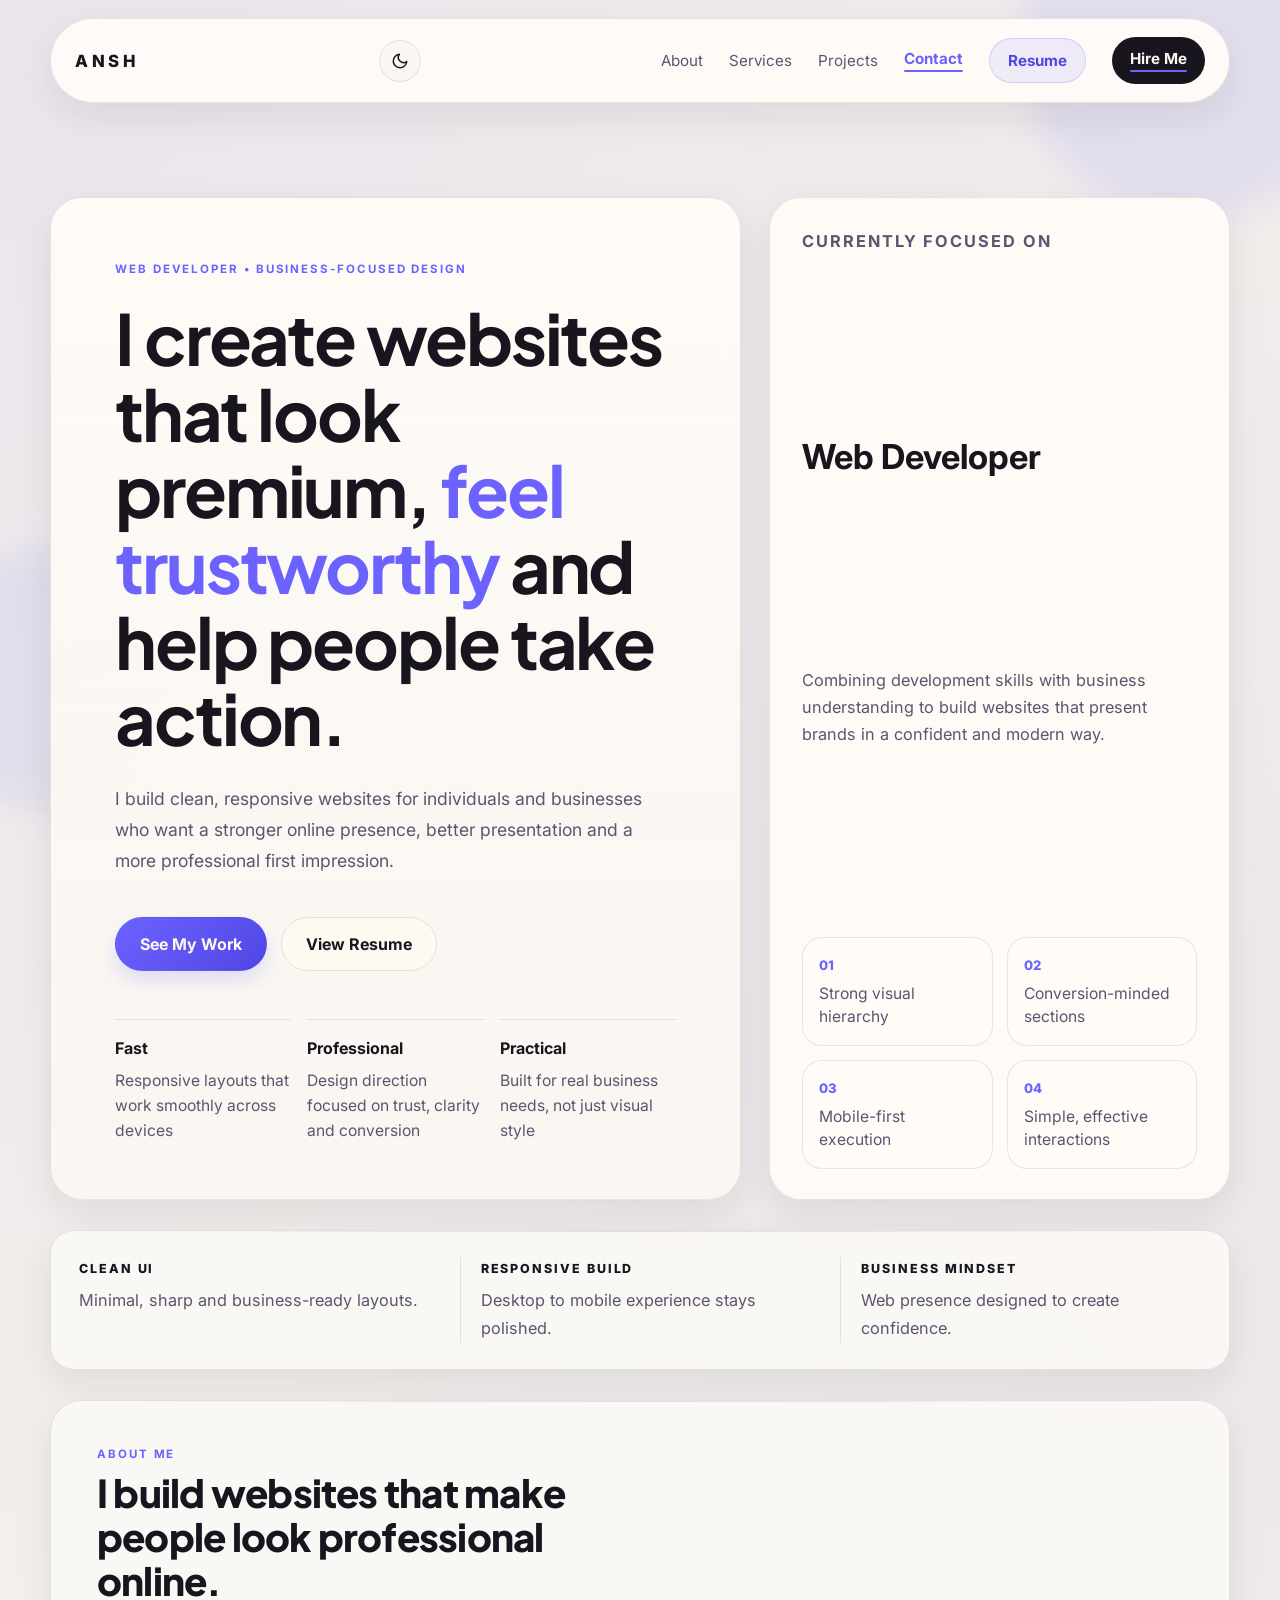
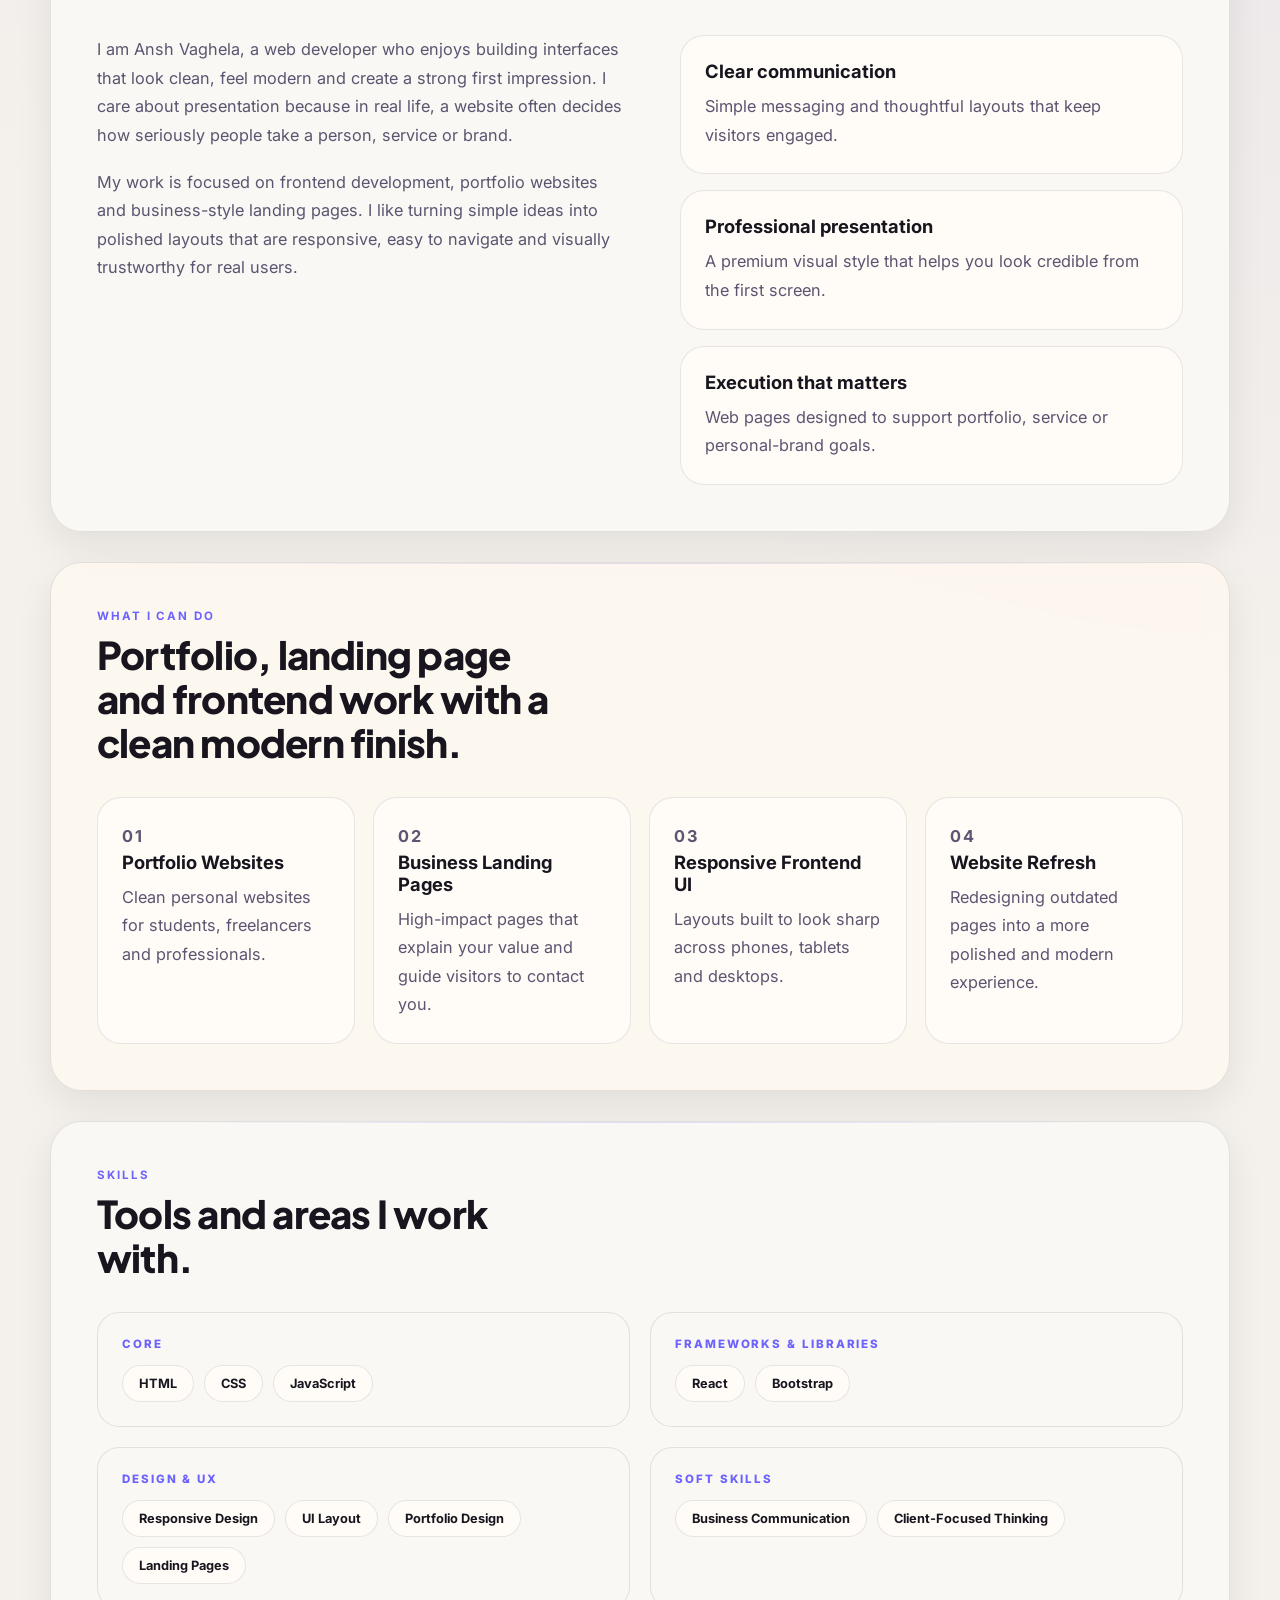
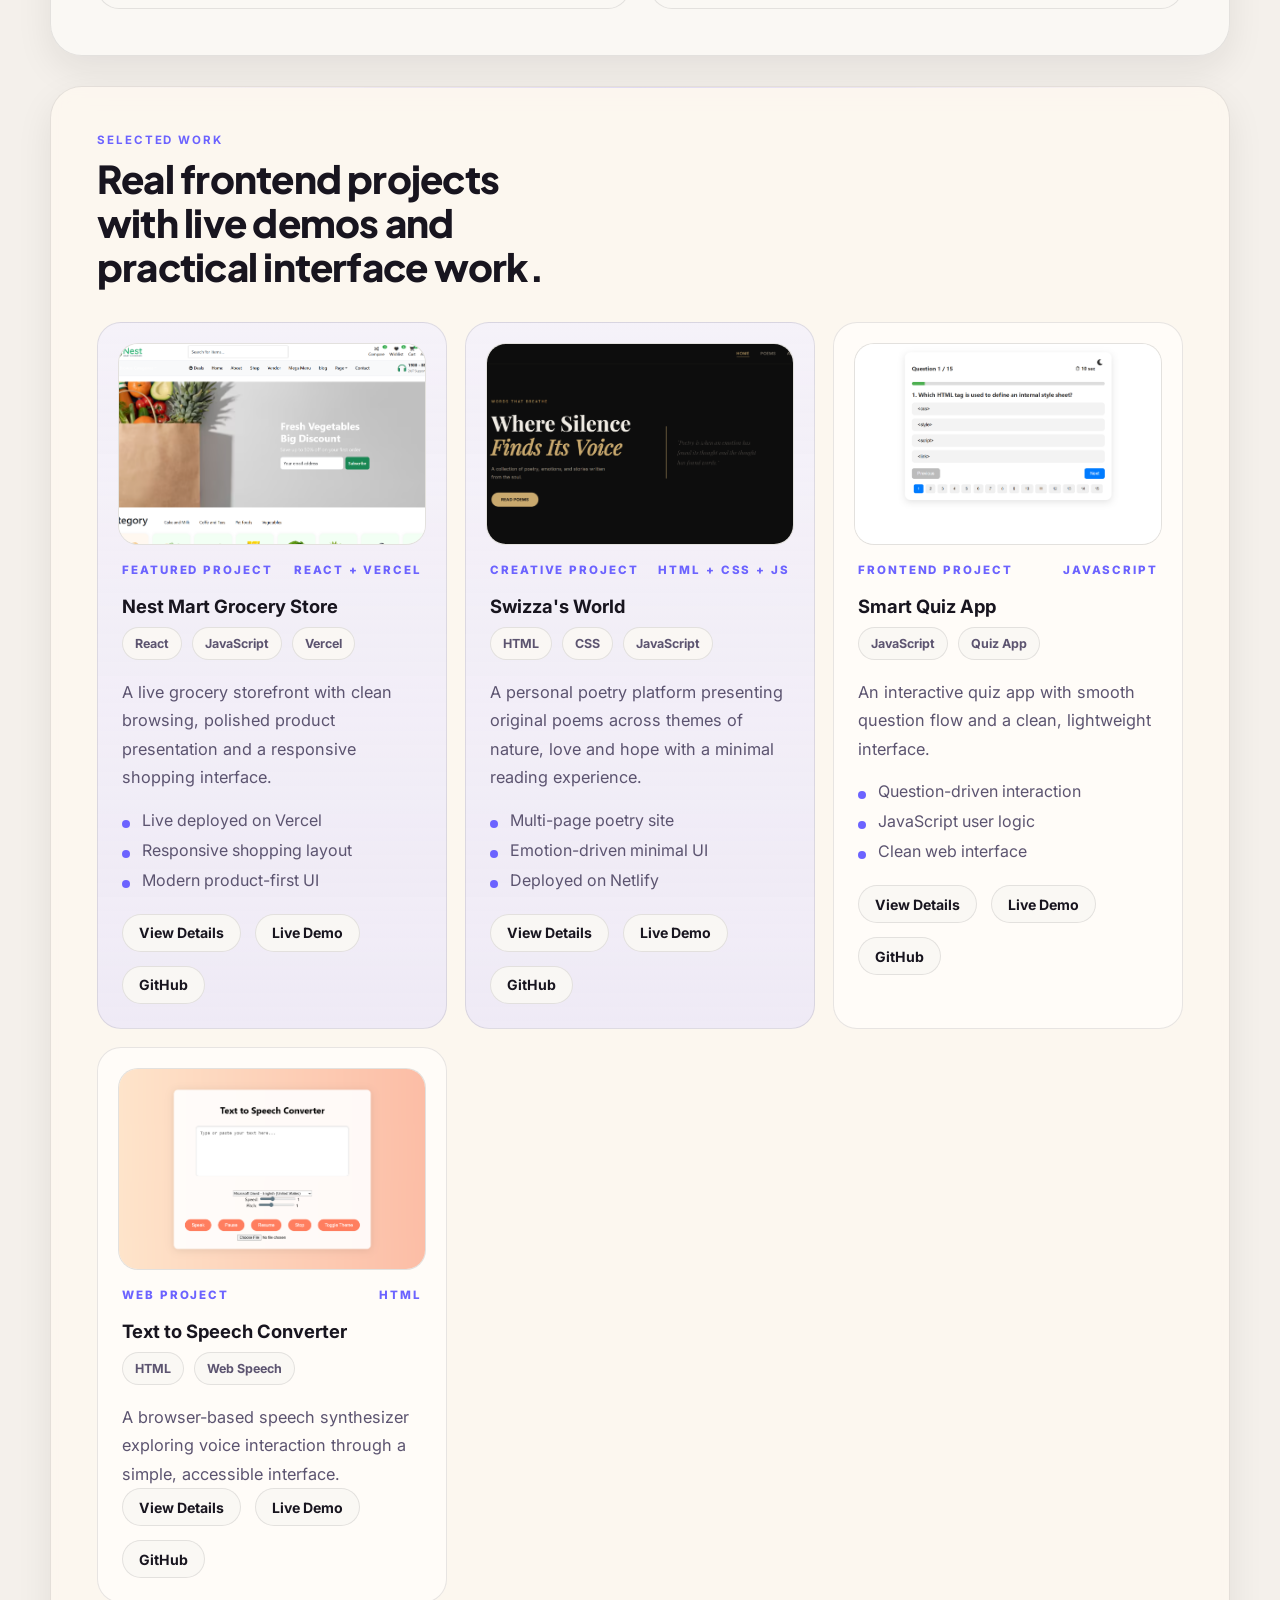
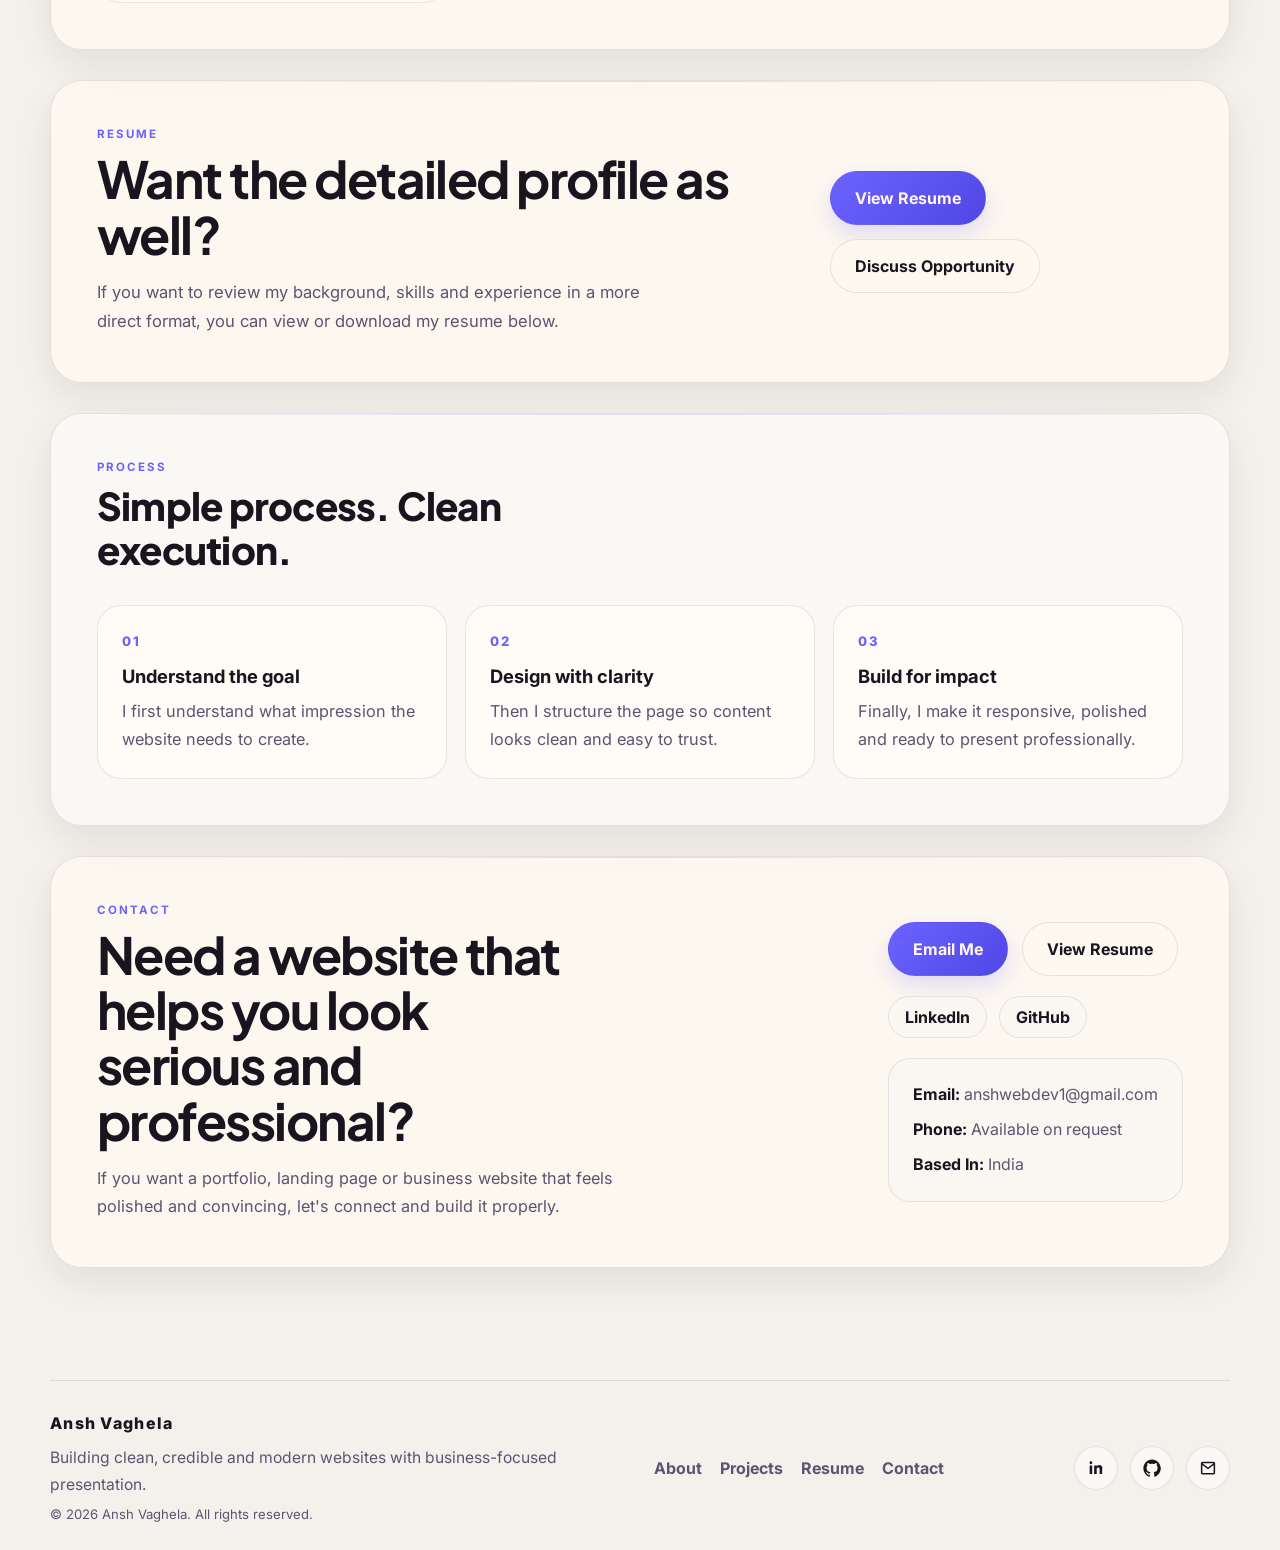
<file: index.html>
<!DOCTYPE html>
<html lang="en">
<head>
  <meta charset="UTF-8">
  <meta name="viewport" content="width=device-width, initial-scale=1.0">
  <meta
    name="description"
    content="Ansh Vaghela is a frontend developer building responsive portfolio websites, business landing pages and modern web interfaces."
  >
  <meta name="keywords" content="Ansh Vaghela, frontend developer, web developer, portfolio website, responsive web design, React developer, JavaScript developer">
  <meta name="author" content="Ansh Vaghela">
  <meta name="robots" content="index, follow">
  <link rel="canonical" href="https://anshvaghela-dev.github.io/ansh-portfolio/">
  <title>Ansh Vaghela</title>
  <meta property="og:title" content="Ansh Vaghela | Frontend Developer">
  <meta property="og:description" content="Frontend developer portfolio featuring responsive websites, business-focused interfaces and real project work.">
  <meta property="og:type" content="website">
  <meta property="og:url" content="https://anshvaghela-dev.github.io/ansh-portfolio/">
  <meta property="og:image" content="https://anshvaghela-dev.github.io/ansh-portfolio/assets/nest-mart-grocery-store.png">
  <meta property="og:image:alt" content="Preview of featured frontend project by Ansh Vaghela">
  <meta name="twitter:card" content="summary_large_image">
  <meta name="twitter:title" content="Ansh Vaghela | Frontend Developer">
  <meta name="twitter:description" content="Explore real frontend projects, responsive UI work and professional portfolio website development by Ansh Vaghela.">
  <meta name="twitter:image" content="https://anshvaghela-dev.github.io/ansh-portfolio/assets/nest-mart-grocery-store.png">
  <link rel="icon" href="assets/favicon.ico?v=3" sizes="any">
  <link rel="icon" href="assets/favicon.png?v=3" type="image/png">
  <link rel="shortcut icon" href="assets/favicon.ico?v=3">
  <link rel="apple-touch-icon" href="assets/favicon.png?v=3">
  <link rel="preconnect" href="https://fonts.googleapis.com">
  <link rel="preconnect" href="https://fonts.gstatic.com" crossorigin>
  <link
    href="https://fonts.googleapis.com/css2?family=Inter:wght@400;500;600;700;800&family=Plus+Jakarta+Sans:wght@600;700;800&display=swap"
    rel="stylesheet"
  >
  <link rel="stylesheet" href="style.css">
</head>
<body>
  <!-- Scroll progress bar -->
  <div class="scroll-progress" role="progressbar" aria-hidden="true"></div>

  <div class="page-shell">
    <header class="site-header">
      <nav class="navbar container">
        <a class="brand" href="#top" aria-label="Ansh home">ANSH</a>

        <button
          class="theme-toggle"
          type="button"
          aria-label="Switch to dark mode"
        >
          <!-- Moon icon (shown in light mode) -->
          <svg class="icon-moon" viewBox="0 0 24 24" aria-hidden="true">
            <path d="M21 12.79A9 9 0 1 1 11.21 3a7 7 0 0 0 9.79 9.79Z"/>
          </svg>
          <!-- Sun icon (shown in dark mode) -->
          <svg class="icon-sun" viewBox="0 0 24 24" aria-hidden="true">
            <circle cx="12" cy="12" r="5"/>
            <line x1="12" y1="1" x2="12" y2="3"/>
            <line x1="12" y1="21" x2="12" y2="23"/>
            <line x1="4.22" y1="4.22" x2="5.64" y2="5.64"/>
            <line x1="18.36" y1="18.36" x2="19.78" y2="19.78"/>
            <line x1="1" y1="12" x2="3" y2="12"/>
            <line x1="21" y1="12" x2="23" y2="12"/>
            <line x1="4.22" y1="19.78" x2="5.64" y2="18.36"/>
            <line x1="18.36" y1="5.64" x2="19.78" y2="4.22"/>
          </svg>
        </button>

        <button
          class="menu-toggle"
          type="button"
          aria-expanded="false"
          aria-controls="site-menu"
          aria-label="Open navigation menu"
        >
          <span></span>
          <span></span>
        </button>

        <div class="nav-panel" id="site-menu">
          <a href="#about">About</a>
          <a href="#services">Services</a>
          <a href="#projects">Projects</a>
          <a href="#contact">Contact</a>
          <a class="nav-resume" href="assets/ansh-vaghela-resume.pdf" target="_blank" rel="noreferrer">Resume</a>
          <a class="nav-cta" href="#contact">Hire Me</a>
        </div>
      </nav>
    </header>

    <main id="top">
      <section class="hero container reveal">
        <div class="hero-copy">
          <p class="eyebrow">Web Developer • Business-Focused Design</p>
          <h1>
            I create websites that look premium,
            <span>feel trustworthy</span>
            and help people take action.
          </h1>
          <p class="hero-text">
            I build clean, responsive websites for individuals and businesses who want a
            stronger online presence, better presentation and a more professional first impression.
          </p>
          <div class="hero-actions">
            <a class="button button-primary" href="#projects">See My Work</a>
            <a class="button button-secondary" href="assets/ansh-vaghela-resume.pdf" target="_blank" rel="noreferrer">View Resume</a>
          </div>
          <div class="hero-highlights">
            <div>
              <strong>Fast</strong>
              <span>Responsive layouts that work smoothly across devices</span>
            </div>
            <div>
              <strong>Professional</strong>
              <span>Design direction focused on trust, clarity and conversion</span>
            </div>
            <div>
              <strong>Practical</strong>
              <span>Built for real business needs, not just visual style</span>
            </div>
          </div>
        </div>

        <aside class="hero-card reveal">
          <p class="card-label">Currently Focused On</p>
          <h2 id="typing">Web Developer</h2>
          <p>
            Combining development skills with business understanding to build websites
            that present brands in a confident and modern way.
          </p>
          <div class="metric-grid">
            <article>
              <strong>01</strong>
              <span>Strong visual hierarchy</span>
            </article>
            <article>
              <strong>02</strong>
              <span>Conversion-minded sections</span>
            </article>
            <article>
              <strong>03</strong>
              <span>Mobile-first execution</span>
            </article>
            <article>
              <strong>04</strong>
              <span>Simple, effective interactions</span>
            </article>
          </div>
        </aside>
      </section>

      <section class="trust-strip container reveal" aria-label="Professional value points">
        <div>
          <span>Clean UI</span>
          <p>Minimal, sharp and business-ready layouts.</p>
        </div>
        <div>
          <span>Responsive Build</span>
          <p>Desktop to mobile experience stays polished.</p>
        </div>
        <div>
          <span>Business Mindset</span>
          <p>Web presence designed to create confidence.</p>
        </div>
      </section>

      <section class="about-section container reveal" id="about">
        <div class="section-heading">
          <p class="eyebrow">About Me</p>
          <h2>I build websites that make people look professional online.</h2>
        </div>
        <div class="about-grid">
          <div class="about-story">
            <p>
              I am Ansh Vaghela, a web developer who enjoys building interfaces that look
              clean, feel modern and create a strong first impression. I care about presentation
              because in real life, a website often decides how seriously people take a person,
              service or brand.
            </p>
            <p>
              My work is focused on frontend development, portfolio websites and business-style
              landing pages. I like turning simple ideas into polished layouts that are responsive,
              easy to navigate and visually trustworthy for real users.
            </p>
          </div>
          <div class="about-points">
            <article>
              <h3>Clear communication</h3>
              <p>Simple messaging and thoughtful layouts that keep visitors engaged.</p>
            </article>
            <article>
              <h3>Professional presentation</h3>
              <p>A premium visual style that helps you look credible from the first screen.</p>
            </article>
            <article>
              <h3>Execution that matters</h3>
              <p>Web pages designed to support portfolio, service or personal-brand goals.</p>
            </article>
          </div>
        </div>
      </section>

      <section class="services-section container reveal" id="services">
        <div class="section-heading">
          <p class="eyebrow">What I Can Do</p>
          <h2>Portfolio, landing page and frontend work with a clean modern finish.</h2>
        </div>
        <div class="services-grid">
          <article class="info-card">
            <p class="card-index">01</p>
            <h3>Portfolio Websites</h3>
            <p>Clean personal websites for students, freelancers and professionals.</p>
          </article>
          <article class="info-card">
            <p class="card-index">02</p>
            <h3>Business Landing Pages</h3>
            <p>High-impact pages that explain your value and guide visitors to contact you.</p>
          </article>
          <article class="info-card">
            <p class="card-index">03</p>
            <h3>Responsive Frontend UI</h3>
            <p>Layouts built to look sharp across phones, tablets and desktops.</p>
          </article>
          <article class="info-card">
            <p class="card-index">04</p>
            <h3>Website Refresh</h3>
            <p>Redesigning outdated pages into a more polished and modern experience.</p>
          </article>
        </div>
      </section>

      <section class="skills-section container reveal">
        <div class="section-heading">
          <p class="eyebrow">Skills</p>
          <h2>Tools and areas I work with.</h2>
        </div>
        <div class="skills-groups">
          <div class="skill-group">
            <p class="skill-group-label">Core</p>
            <div class="skill-tags">
              <span>HTML</span>
              <span>CSS</span>
              <span>JavaScript</span>
            </div>
          </div>
          <div class="skill-group">
            <p class="skill-group-label">Frameworks &amp; Libraries</p>
            <div class="skill-tags">
              <span>React</span>
              <span>Bootstrap</span>
            </div>
          </div>
          <div class="skill-group">
            <p class="skill-group-label">Design &amp; UX</p>
            <div class="skill-tags">
              <span>Responsive Design</span>
              <span>UI Layout</span>
              <span>Portfolio Design</span>
              <span>Landing Pages</span>
            </div>
          </div>
          <div class="skill-group">
            <p class="skill-group-label">Soft Skills</p>
            <div class="skill-tags">
              <span>Business Communication</span>
              <span>Client-Focused Thinking</span>
            </div>
          </div>
        </div>
      </section>

      <section class="projects-section container reveal" id="projects">
        <div class="section-heading">
          <p class="eyebrow">Selected Work</p>
          <h2>Real frontend projects with live demos and practical interface work.</h2>
        </div>
        <div class="projects-grid" id="projects-grid">
          <!-- All cards rendered from projects.json — featured ones get highlighted style -->
        </div>
      </section>

      <section class="resume-section container reveal" id="resume">        <div class="resume-card">
          <div>
            <p class="eyebrow">Resume</p>
            <h2>Want the detailed profile as well?</h2>
            <p class="resume-copy">
              If you want to review my background, skills and experience in a more direct format,
              you can view or download my resume below.
            </p>
          </div>
          <div class="resume-actions">
            <a
              class="button button-primary"
              href="assets/ansh-vaghela-resume.pdf"
              target="_blank"
              rel="noreferrer"
            >
              View Resume
            </a>
            <a class="button button-secondary" href="#contact">Discuss Opportunity</a>
          </div>
        </div>
      </section>

      <section class="process-section container reveal">
        <div class="section-heading">
          <p class="eyebrow">Process</p>
          <h2>Simple process. Clean execution.</h2>
        </div>
        <div class="process-grid">
          <article>
            <strong>01</strong>
            <h3>Understand the goal</h3>
            <p>I first understand what impression the website needs to create.</p>
          </article>
          <article>
            <strong>02</strong>
            <h3>Design with clarity</h3>
            <p>Then I structure the page so content looks clean and easy to trust.</p>
          </article>
          <article>
            <strong>03</strong>
            <h3>Build for impact</h3>
            <p>Finally, I make it responsive, polished and ready to present professionally.</p>
          </article>
        </div>
      </section>

      <section class="contact-section container reveal" id="contact">
        <div class="contact-card">
          <div>
            <p class="eyebrow">Contact</p>
            <h2>Need a website that helps you look serious and professional?</h2>
            <p class="contact-copy">
              If you want a portfolio, landing page or business website that feels polished
              and convincing, let's connect and build it properly.
            </p>
          </div>
          <div class="contact-panel">
            <div class="contact-actions">
              <a class="button button-primary" href="mailto:anshwebdev1@gmail.com">Email Me</a>
              <a class="button button-secondary" href="assets/ansh-vaghela-resume.pdf" target="_blank" rel="noreferrer">View Resume</a>
            </div>
            <div class="contact-socials" aria-label="Contact profiles">
              <a href="https://www.linkedin.com/in/ansh4o/" target="_blank" rel="noreferrer">LinkedIn</a>
              <a href="https://github.com/anshvaghela-dev" target="_blank" rel="noreferrer">GitHub</a>
            </div>
            <div class="contact-details">
              <p><strong>Email:</strong> anshwebdev1@gmail.com</p>
              <p><strong>Phone:</strong> Available on request</p>
              <p><strong>Based In:</strong> India</p>
            </div>
          </div>
        </div>
      </section>
    </main>

    <footer class="site-footer container">
      <div class="footer-left">
        <p class="footer-brand">Ansh Vaghela</p>
        <p class="footer-copy">Building clean, credible and modern websites with business-focused presentation.</p>
        <p class="footer-legal">&copy; <span id="footer-year"></span> Ansh Vaghela. All rights reserved.</p>
      </div>
      <nav class="footer-links" aria-label="Footer navigation">
        <a href="#about">About</a>
        <a href="#projects">Projects</a>
        <a href="assets/ansh-vaghela-resume.pdf" target="_blank" rel="noreferrer">Resume</a>
        <a href="#contact">Contact</a>
      </nav>
      <div class="footer-socials" aria-label="Social links">
        <a class="social-icon" href="https://www.linkedin.com/in/ansh4o/" target="_blank" rel="noreferrer" aria-label="LinkedIn">
          <svg viewBox="0 0 24 24" aria-hidden="true">
            <path d="M6.94 8.5H3.56V20h3.38V8.5Zm.22-3.55C7.14 3.84 6.27 3 5.26 3S3.38 3.84 3.38 4.95c0 1.09.84 1.95 1.85 1.95h.03c1.04 0 1.9-.86 1.9-1.95ZM20.62 13.07c0-3.47-1.85-5.08-4.32-5.08-1.99 0-2.88 1.1-3.38 1.87V8.5H9.54c.04.9 0 11.5 0 11.5h3.38v-6.42c0-.34.02-.68.13-.92.27-.68.88-1.39 1.9-1.39 1.34 0 1.88 1.03 1.88 2.53V20h3.38v-6.93Z"/>
          </svg>
        </a>
        <a class="social-icon" href="https://github.com/anshvaghela-dev" target="_blank" rel="noreferrer" aria-label="GitHub">
          <svg viewBox="0 0 24 24" aria-hidden="true">
            <path d="M12 .5C5.65.5.5 5.8.5 12.35c0 5.24 3.3 9.69 7.88 11.26.58.11.79-.26.79-.58 0-.29-.01-1.05-.02-2.06-3.21.72-3.89-1.58-3.89-1.58-.53-1.37-1.3-1.73-1.3-1.73-1.06-.75.08-.74.08-.74 1.17.09 1.79 1.24 1.79 1.24 1.05 1.83 2.75 1.3 3.42.99.11-.78.41-1.3.74-1.6-2.56-.3-5.25-1.31-5.25-5.86 0-1.3.45-2.36 1.18-3.19-.12-.3-.51-1.5.11-3.13 0 0 .97-.32 3.19 1.22a10.8 10.8 0 0 1 5.8 0c2.22-1.54 3.18-1.22 3.18-1.22.63 1.63.24 2.83.12 3.13.73.83 1.18 1.89 1.18 3.19 0 4.56-2.69 5.55-5.26 5.85.42.37.79 1.1.79 2.23 0 1.61-.01 2.91-.01 3.31 0 .32.2.7.8.58 4.57-1.57 7.86-6.02 7.86-11.26C23.5 5.8 18.35.5 12 .5Z"/>
          </svg>
        </a>
        <a class="social-icon" href="mailto:anshwebdev1@gmail.com" aria-label="Email">
          <svg viewBox="0 0 24 24" aria-hidden="true">
            <path d="M2.5 5.75A2.25 2.25 0 0 1 4.75 3.5h14.5a2.25 2.25 0 0 1 2.25 2.25v12.5a2.25 2.25 0 0 1-2.25 2.25H4.75A2.25 2.25 0 0 1 2.5 18.25V5.75Zm2.1-.25 7.4 5.68 7.4-5.68H4.6Zm14.9 13V8.07l-6.9 5.29a1 1 0 0 1-1.2 0L4.5 8.07V18.5h15Z"/>
          </svg>
        </a>
      </div>
    </footer>
  </div>

  <!-- Mobile bottom navigation -->
  <nav class="bottom-nav" aria-label="Mobile navigation">
    <a class="bottom-nav-tab active" href="#top" data-section="top">
      <svg viewBox="0 0 24 24" aria-hidden="true">
        <path d="M3 9.5L12 3l9 6.5V20a1 1 0 0 1-1 1H5a1 1 0 0 1-1-1V9.5Z"/>
        <path d="M9 21V12h6v9"/>
      </svg>
      <span>Home</span>
    </a>
    <a class="bottom-nav-tab" href="#about" data-section="about">
      <svg viewBox="0 0 24 24" aria-hidden="true">
        <circle cx="12" cy="8" r="4"/>
        <path d="M4 20c0-4 3.6-7 8-7s8 3 8 7"/>
      </svg>
      <span>About</span>
    </a>
    <a class="bottom-nav-tab" href="#projects" data-section="projects">
      <svg viewBox="0 0 24 24" aria-hidden="true">
        <rect x="3" y="3" width="7" height="7" rx="1"/>
        <rect x="14" y="3" width="7" height="7" rx="1"/>
        <rect x="3" y="14" width="7" height="7" rx="1"/>
        <rect x="14" y="14" width="7" height="7" rx="1"/>
      </svg>
      <span>Work</span>
    </a>
    <a class="bottom-nav-tab" href="#contact" data-section="contact">
      <svg viewBox="0 0 24 24" aria-hidden="true">
        <path d="M4 4h16c1.1 0 2 .9 2 2v12c0 1.1-.9 2-2 2H4c-1.1 0-2-.9-2-2V6c0-1.1.9-2 2-2Z"/>
        <polyline points="22,6 12,13 2,6"/>
      </svg>
      <span>Contact</span>
    </a>
  </nav>

  <script src="script.js"></script>
</body>
</html>
</file>
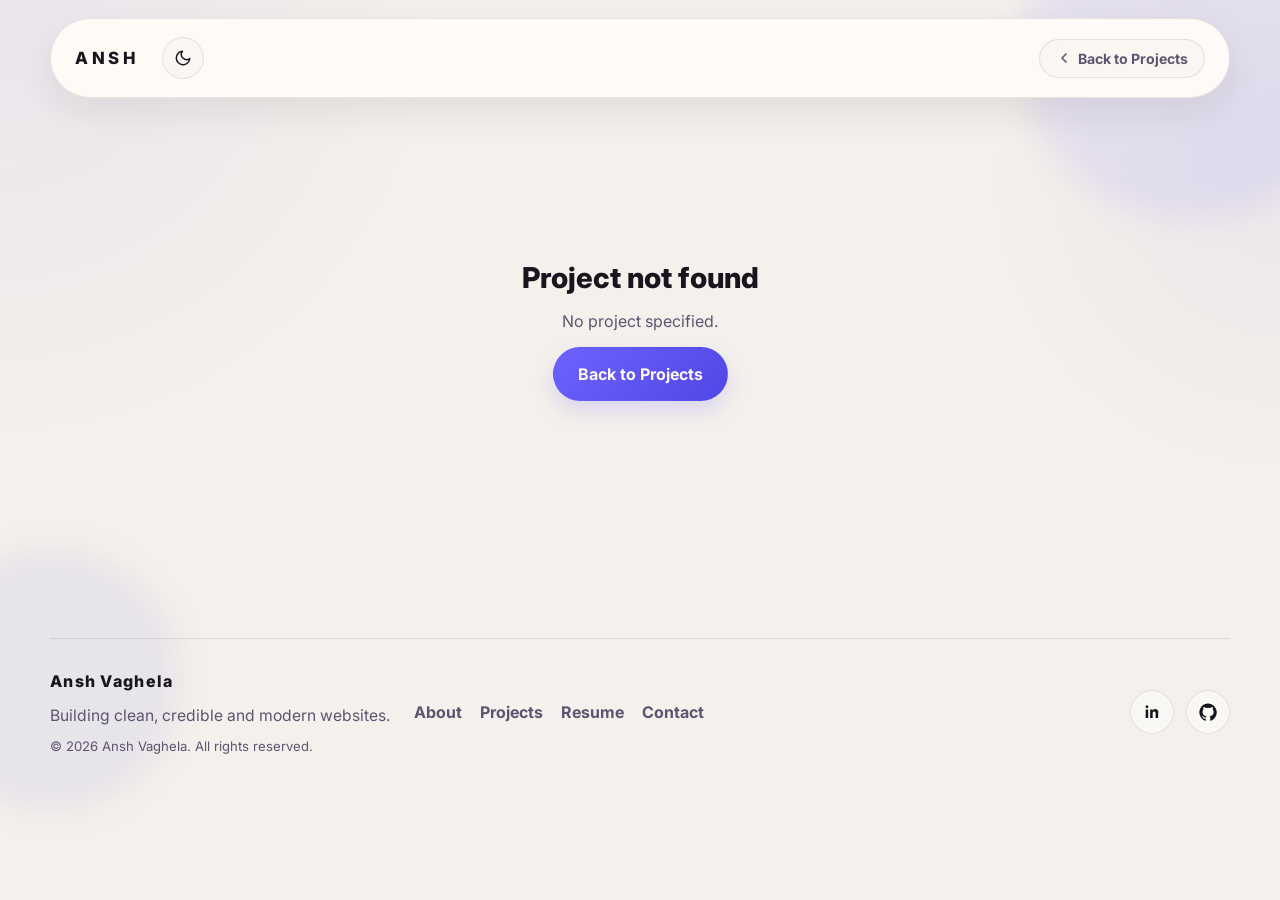
<file: project-details.html>
<!DOCTYPE html>
<html lang="en">
<head>
  <meta charset="UTF-8">
  <meta name="viewport" content="width=device-width, initial-scale=1.0">
  <meta name="robots" content="noindex">
  <title>Project Details — Ansh Vaghela</title>
  <link rel="icon" href="assets/favicon.ico?v=3" sizes="any">
  <link rel="icon" href="assets/favicon.png?v=3" type="image/png">
  <link rel="preconnect" href="https://fonts.googleapis.com">
  <link rel="preconnect" href="https://fonts.gstatic.com" crossorigin>
  <link
    href="https://fonts.googleapis.com/css2?family=Inter:wght@400;500;600;700;800&family=Plus+Jakarta+Sans:wght@600;700;800&display=swap"
    rel="stylesheet"
  >
  <link rel="stylesheet" href="style.css">
  <link rel="stylesheet" href="project-details.css">
</head>
<body>
  <div class="scroll-progress" role="progressbar" aria-hidden="true"></div>

  <div class="page-shell">
    <header class="site-header">
      <nav class="navbar container">
        <a class="brand" href="index.html" aria-label="Back to portfolio">ANSH</a>
        <button class="theme-toggle" type="button" aria-label="Switch to dark mode">
          <svg class="icon-moon" viewBox="0 0 24 24" aria-hidden="true">
            <path d="M21 12.79A9 9 0 1 1 11.21 3a7 7 0 0 0 9.79 9.79Z"/>
          </svg>
          <svg class="icon-sun" viewBox="0 0 24 24" aria-hidden="true">
            <circle cx="12" cy="12" r="5"/>
            <line x1="12" y1="1" x2="12" y2="3"/>
            <line x1="12" y1="21" x2="12" y2="23"/>
            <line x1="4.22" y1="4.22" x2="5.64" y2="5.64"/>
            <line x1="18.36" y1="18.36" x2="19.78" y2="19.78"/>
            <line x1="1" y1="12" x2="3" y2="12"/>
            <line x1="21" y1="12" x2="23" y2="12"/>
            <line x1="4.22" y1="19.78" x2="5.64" y2="18.36"/>
            <line x1="18.36" y1="5.64" x2="19.78" y2="4.22"/>
          </svg>
        </button>
        <a class="pd-back-btn" href="index.html#projects">
          <svg viewBox="0 0 24 24" aria-hidden="true">
            <polyline points="15 18 9 12 15 6"/>
          </svg>
          Back to Projects
        </a>
      </nav>
    </header>

    <main class="pd-main container" id="pd-content">
      <!-- Rendered by project-details.js -->
      <div class="pd-loading">
        <div class="pd-spinner"></div>
        <p>Loading project...</p>
      </div>
    </main>

    <footer class="site-footer container">
      <div class="footer-left">
        <p class="footer-brand">Ansh Vaghela</p>
        <p class="footer-copy">Building clean, credible and modern websites.</p>
        <p class="footer-legal">&copy; <span id="footer-year"></span> Ansh Vaghela. All rights reserved.</p>
      </div>
      <nav class="footer-links" aria-label="Footer navigation">
        <a href="index.html#about">About</a>
        <a href="index.html#projects">Projects</a>
        <a href="assets/ansh-vaghela-resume.pdf" target="_blank" rel="noreferrer">Resume</a>
        <a href="index.html#contact">Contact</a>
      </nav>
      <div class="footer-socials" aria-label="Social links">
        <a class="social-icon" href="https://www.linkedin.com/in/ansh4o/" target="_blank" rel="noreferrer" aria-label="LinkedIn">
          <svg viewBox="0 0 24 24" aria-hidden="true"><path d="M6.94 8.5H3.56V20h3.38V8.5Zm.22-3.55C7.14 3.84 6.27 3 5.26 3S3.38 3.84 3.38 4.95c0 1.09.84 1.95 1.85 1.95h.03c1.04 0 1.9-.86 1.9-1.95ZM20.62 13.07c0-3.47-1.85-5.08-4.32-5.08-1.99 0-2.88 1.1-3.38 1.87V8.5H9.54c.04.9 0 11.5 0 11.5h3.38v-6.42c0-.34.02-.68.13-.92.27-.68.88-1.39 1.9-1.39 1.34 0 1.88 1.03 1.88 2.53V20h3.38v-6.93Z"/></svg>
        </a>
        <a class="social-icon" href="https://github.com/anshvaghela-dev" target="_blank" rel="noreferrer" aria-label="GitHub">
          <svg viewBox="0 0 24 24" aria-hidden="true"><path d="M12 .5C5.65.5.5 5.8.5 12.35c0 5.24 3.3 9.69 7.88 11.26.58.11.79-.26.79-.58 0-.29-.01-1.05-.02-2.06-3.21.72-3.89-1.58-3.89-1.58-.53-1.37-1.3-1.73-1.3-1.73-1.06-.75.08-.74.08-.74 1.17.09 1.79 1.24 1.79 1.24 1.05 1.83 2.75 1.3 3.42.99.11-.78.41-1.3.74-1.6-2.56-.3-5.25-1.31-5.25-5.86 0-1.3.45-2.36 1.18-3.19-.12-.3-.51-1.5.11-3.13 0 0 .97-.32 3.19 1.22a10.8 10.8 0 0 1 5.8 0c2.22-1.54 3.18-1.22 3.18-1.22.63 1.63.24 2.83.12 3.13.73.83 1.18 1.89 1.18 3.19 0 4.56-2.69 5.55-5.26 5.85.42.37.79 1.1.79 2.23 0 1.61-.01 2.91-.01 3.31 0 .32.2.7.8.58 4.57-1.57 7.86-6.02 7.86-11.26C23.5 5.8 18.35.5 12 .5Z"/></svg>
        </a>
      </div>
    </footer>
  </div>

  <script src="script.js"></script>
  <script src="project-details.js"></script>
</body>
</html>
</file>
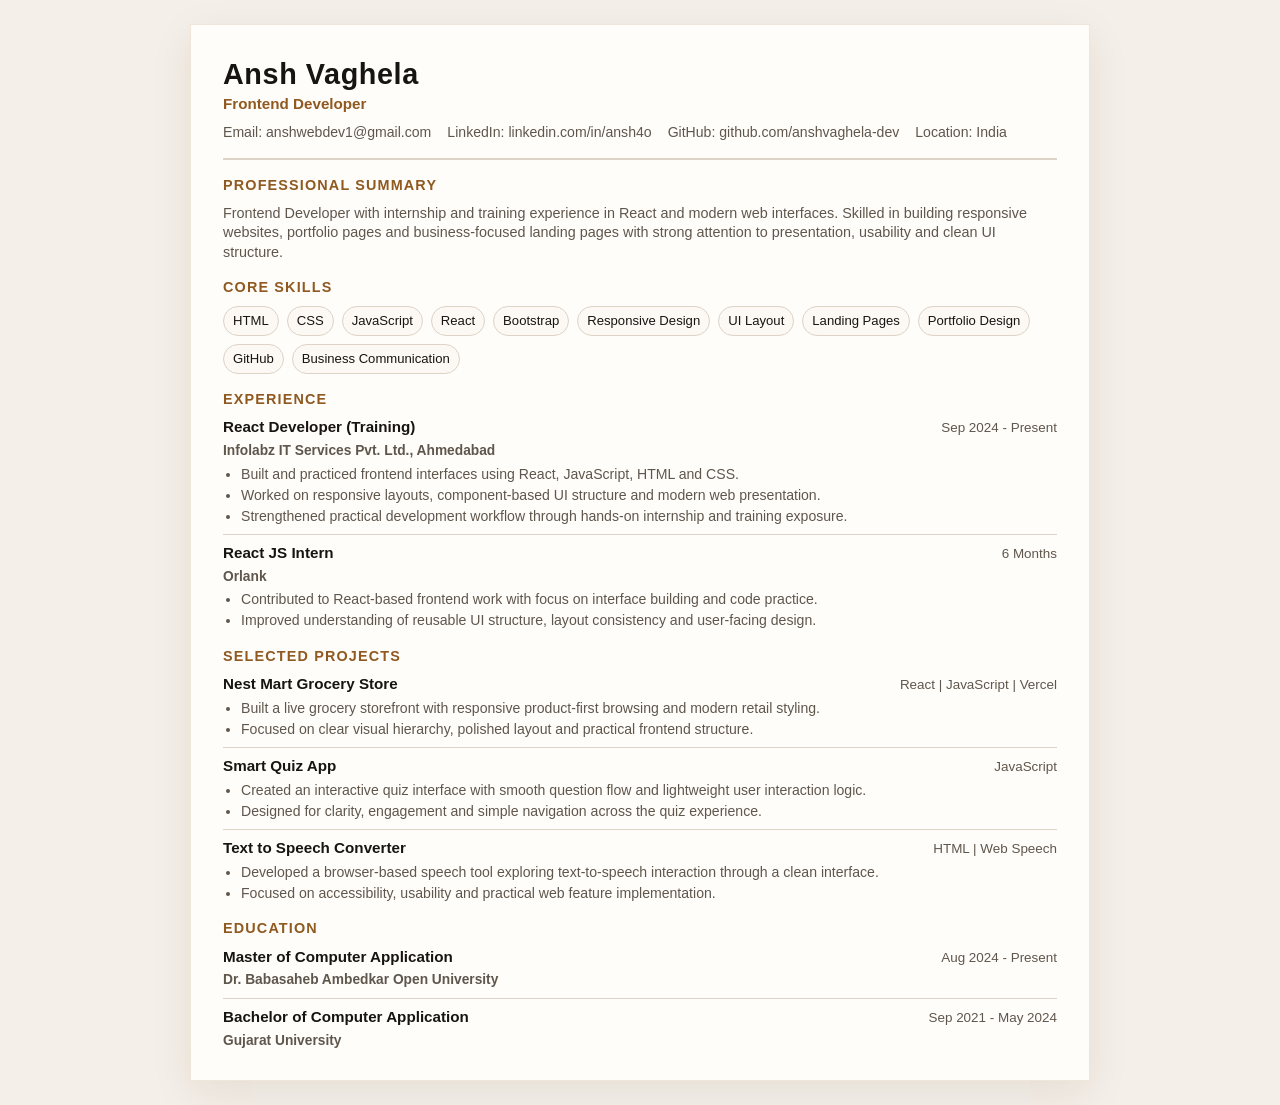
<file: resume.html>
<!DOCTYPE html>
<html lang="en">
<head>
  <meta charset="UTF-8">
  <meta name="viewport" content="width=device-width, initial-scale=1.0">
  <title>Ansh Vaghela Resume</title>
  <style>
    :root {
      --text: #171411;
      --muted: #5f564c;
      --line: #ddd3c7;
      --accent: #8f5920;
      --paper: #fffdfa;
    }

    * {
      box-sizing: border-box;
    }

    body {
      margin: 0;
      font-family: "Segoe UI", Arial, sans-serif;
      color: var(--text);
      background: #f4efe8;
      line-height: 1.36;
    }

    .page {
      width: min(900px, calc(100vw - 32px));
      margin: 24px auto;
      padding: 30px 32px;
      background: var(--paper);
      border: 1px solid #efe5d8;
      box-shadow: 0 12px 40px rgba(45, 29, 14, 0.08);
    }

    header {
      display: grid;
      gap: 8px;
      padding-bottom: 16px;
      border-bottom: 2px solid var(--line);
    }

    h1 {
      margin: 0;
      font-size: 1.8rem;
      letter-spacing: 0.02em;
    }

    .role {
      color: var(--accent);
      font-size: 0.95rem;
      font-weight: 700;
    }

    .contact {
      display: flex;
      flex-wrap: wrap;
      gap: 8px 16px;
      color: var(--muted);
      font-size: 0.88rem;
    }

    main {
      display: grid;
      gap: 16px;
      margin-top: 16px;
    }

    section {
      display: grid;
      gap: 8px;
    }

    h2 {
      margin: 0;
      color: var(--accent);
      font-size: 0.9rem;
      letter-spacing: 0.08em;
      text-transform: uppercase;
    }

    p {
      margin: 0;
    }

    .summary {
      color: var(--muted);
      font-size: 0.9rem;
    }

    .skills {
      display: flex;
      flex-wrap: wrap;
      gap: 8px;
    }

    .skills span {
      padding: 5px 9px;
      border: 1px solid var(--line);
      border-radius: 999px;
      background: #fcf8f3;
      font-size: 0.82rem;
    }

    .entry {
      display: grid;
      gap: 4px;
      padding-top: 8px;
      border-top: 1px solid var(--line);
    }

    .entry:first-of-type {
      border-top: 0;
      padding-top: 0;
    }

    .entry-head {
      display: flex;
      justify-content: space-between;
      gap: 16px;
      align-items: baseline;
    }

    .entry-title {
      font-size: 0.95rem;
      font-weight: 700;
    }

    .entry-meta {
      color: var(--muted);
      font-size: 0.84rem;
      white-space: nowrap;
    }

    .subhead {
      color: var(--muted);
      font-size: 0.86rem;
      font-weight: 600;
    }

    ul {
      margin: 0;
      padding-left: 18px;
      color: var(--muted);
      font-size: 0.88rem;
    }

    li + li {
      margin-top: 2px;
    }

    .projects a,
    .contact a {
      color: inherit;
      text-decoration: none;
    }

    @media print {
      @page {
        size: A4;
        margin: 10mm;
      }

      body {
        background: #fff;
      }

      .page {
        width: 100%;
        margin: 0;
        border: 0;
        box-shadow: none;
        padding: 0;
      }

      a {
        color: inherit;
        text-decoration: none;
      }
    }
  </style>
</head>
<body>
  <div class="page">
    <header>
      <div>
        <h1>Ansh Vaghela</h1>
        <div class="role">Frontend Developer</div>
      </div>
      <div class="contact">
        <span>Email: anshwebdev1@gmail.com</span>
        <span>LinkedIn: linkedin.com/in/ansh4o</span>
        <span>GitHub: github.com/anshvaghela-dev</span>
        <span>Location: India</span>
      </div>
    </header>

    <main>
      <section>
        <h2>Professional Summary</h2>
        <p class="summary">
          Frontend Developer with internship and training experience in React and modern web interfaces.
          Skilled in building responsive websites, portfolio pages and business-focused landing pages with
          strong attention to presentation, usability and clean UI structure.
        </p>
      </section>

      <section>
        <h2>Core Skills</h2>
        <div class="skills">
          <span>HTML</span>
          <span>CSS</span>
          <span>JavaScript</span>
          <span>React</span>
          <span>Bootstrap</span>
          <span>Responsive Design</span>
          <span>UI Layout</span>
          <span>Landing Pages</span>
          <span>Portfolio Design</span>
          <span>GitHub</span>
          <span>Business Communication</span>
        </div>
      </section>

      <section>
        <h2>Experience</h2>

        <div class="entry">
          <div class="entry-head">
            <div class="entry-title">React Developer (Training)</div>
            <div class="entry-meta">Sep 2024 - Present</div>
          </div>
          <div class="subhead">Infolabz IT Services Pvt. Ltd., Ahmedabad</div>
          <ul>
            <li>Built and practiced frontend interfaces using React, JavaScript, HTML and CSS.</li>
            <li>Worked on responsive layouts, component-based UI structure and modern web presentation.</li>
            <li>Strengthened practical development workflow through hands-on internship and training exposure.</li>
          </ul>
        </div>

        <div class="entry">
          <div class="entry-head">
            <div class="entry-title">React JS Intern</div>
            <div class="entry-meta">6 Months</div>
          </div>
          <div class="subhead">Orlank</div>
          <ul>
            <li>Contributed to React-based frontend work with focus on interface building and code practice.</li>
            <li>Improved understanding of reusable UI structure, layout consistency and user-facing design.</li>
          </ul>
        </div>

      </section>

      <section class="projects">
        <h2>Selected Projects</h2>

        <div class="entry">
          <div class="entry-head">
            <div class="entry-title">Nest Mart Grocery Store</div>
            <div class="entry-meta">React | JavaScript | Vercel</div>
          </div>
          <ul>
            <li>Built a live grocery storefront with responsive product-first browsing and modern retail styling.</li>
            <li>Focused on clear visual hierarchy, polished layout and practical frontend structure.</li>
          </ul>
        </div>

        <div class="entry">
          <div class="entry-head">
            <div class="entry-title">Smart Quiz App</div>
            <div class="entry-meta">JavaScript</div>
          </div>
          <ul>
            <li>Created an interactive quiz interface with smooth question flow and lightweight user interaction logic.</li>
            <li>Designed for clarity, engagement and simple navigation across the quiz experience.</li>
          </ul>
        </div>

        <div class="entry">
          <div class="entry-head">
            <div class="entry-title">Text to Speech Converter</div>
            <div class="entry-meta">HTML | Web Speech</div>
          </div>
          <ul>
            <li>Developed a browser-based speech tool exploring text-to-speech interaction through a clean interface.</li>
            <li>Focused on accessibility, usability and practical web feature implementation.</li>
          </ul>
        </div>
      </section>

      <section>
        <h2>Education</h2>

        <div class="entry">
          <div class="entry-head">
            <div class="entry-title">Master of Computer Application</div>
            <div class="entry-meta">Aug 2024 - Present</div>
          </div>
          <div class="subhead">Dr. Babasaheb Ambedkar Open University</div>
        </div>

        <div class="entry">
          <div class="entry-head">
            <div class="entry-title">Bachelor of Computer Application</div>
            <div class="entry-meta">Sep 2021 - May 2024</div>
          </div>
          <div class="subhead">Gujarat University</div>
        </div>
      </section>
    </main>
  </div>
</body>
</html>
</file>
<file: style.css>
:root {
  /* Light mode colours */
  --bg: #f4f0eb;
  --surface: rgba(255, 252, 248, 0.92);
  --surface-strong: #fffcf8;
  --surface-warm: rgba(252, 247, 240, 0.94);
  --surface-cool: rgba(250, 248, 244, 0.96);
  --text: #18151f;
  --muted: #5c5470;
  --line: rgba(24, 21, 31, 0.10);
  --accent: #6c63ff;
  --accent-deep: #4f46e5;
  --accent-glow: rgba(108, 99, 255, 0.18);
  --shadow: 0 14px 36px rgba(24, 21, 31, 0.08);

  /* Layout */
  --radius-lg: 32px;
  --radius-md: 22px;
  --radius-sm: 16px;
  --container: min(1180px, calc(100vw - 40px));

  /* Components */
  --progress-height: 3px;
  --bottom-nav-height: 64px;
}

/* Dark mode overrides */
[data-theme="dark"] {
  --bg: #0f0f11;
  --surface: rgba(22, 22, 28, 0.92);
  --surface-strong: #1a1a22;
  --surface-warm: rgba(20, 20, 26, 0.94);
  --surface-cool: rgba(18, 18, 24, 0.96);
  --text: #f0edf8;
  --muted: #8b8499;
  --line: rgba(240, 237, 248, 0.10);
  --accent: #7c74ff;
  --accent-deep: #a89cff;
  --accent-glow: rgba(124, 116, 255, 0.22);
  --shadow: 0 14px 36px rgba(0, 0, 0, 0.32);
}

* {
  box-sizing: border-box;
  margin: 0;
  padding: 0;
}

html {
  scroll-behavior: smooth;
}

#about,
#services,
#projects,
#gallery,
#resume,
#contact,
#top {
  scroll-margin-top: 124px;
}

body {
  font-family: "Inter", sans-serif;
  color: var(--text);
  background:
    radial-gradient(circle at top left, rgba(108, 99, 255, 0.08), transparent 28%),
    radial-gradient(circle at right 20%, rgba(79, 70, 229, 0.05), transparent 20%),
    linear-gradient(180deg, var(--bg) 0%, var(--bg) 100%);
  min-height: 100vh;
  transition: background 300ms ease, color 300ms ease;
}

[data-theme="dark"] body {
  background:
    radial-gradient(circle at top left, rgba(108, 99, 255, 0.12), transparent 28%),
    radial-gradient(circle at right 20%, rgba(124, 116, 255, 0.06), transparent 20%),
    linear-gradient(180deg, #0f0f11 0%, #0d0d10 100%);
}

body.menu-open {
  overflow: hidden;
}

a {
  color: inherit;
  text-decoration: none;
}

button,
input,
textarea {
  font: inherit;
}

.page-shell {
  position: relative;
  overflow: clip;
}

.page-shell::before,
.page-shell::after {
  content: "";
  position: fixed;
  border-radius: 50%;
  pointer-events: none;
  filter: blur(16px);
  z-index: 0;
}

.page-shell::before {
  width: 340px;
  height: 340px;
  top: -120px;
  right: -80px;
  background: rgba(108, 99, 255, 0.10);
}

.page-shell::after {
  width: 260px;
  height: 260px;
  left: -80px;
  bottom: 10%;
  background: rgba(79, 70, 229, 0.07);
}

.container {
  width: var(--container);
  margin: 0 auto;
  position: relative;
  z-index: 1;
}

/* ── Scroll progress bar ── */
.scroll-progress {
  position: fixed;
  top: 0;
  left: 0;
  width: 0%;
  height: var(--progress-height);
  background: linear-gradient(90deg, var(--accent), var(--accent-deep));
  z-index: 100;
  transition: width 60ms linear;
  border-radius: 0 2px 2px 0;
  pointer-events: none;
}

.site-header {
  position: sticky;
  top: 0;
  z-index: 20;
  padding-top: 18px;
}

.navbar {
  display: flex;
  align-items: center;
  justify-content: space-between;
  gap: 24px;
  padding: 18px 24px;
  border: 1px solid var(--line);
  border-radius: 999px;
  background: var(--surface);
  backdrop-filter: blur(12px);
  box-shadow: var(--shadow);
  transition: background 300ms ease, border-color 300ms ease;
}

[data-theme="dark"] .navbar {
  background: rgba(22, 22, 28, 0.88);
  border-color: rgba(240, 237, 248, 0.08);
  box-shadow: 0 8px 24px rgba(0, 0, 0, 0.24);
}

.brand {
  font-size: 1.05rem;
  font-weight: 800;
  letter-spacing: 0.22rem;
}

.nav-panel {
  display: flex;
  align-items: center;
  gap: 26px;
}

.nav-panel a {
  color: var(--muted);
  font-size: 0.95rem;
  transition: color 180ms ease, transform 180ms ease;
}

.nav-panel a:hover,
.nav-panel a:focus-visible {
  color: var(--accent-deep);
  transform: translateY(-1px);
}

/* Active nav state */
.nav-panel a.nav-active {
  color: var(--accent);
  font-weight: 700;
}

.nav-panel a.nav-active::after {
  content: '';
  display: block;
  height: 2px;
  border-radius: 1px;
  background: var(--accent);
  margin-top: 2px;
}

.nav-cta {
  padding: 12px 18px;
  border-radius: 999px;
  background: var(--text);
  color: #fff7ef !important;
  transition: background 180ms ease, transform 180ms ease, color 180ms ease;
}

.nav-cta:hover {
  transform: translateY(-1px);
  background: var(--accent);
  color: #fff8f1 !important;
}

[data-theme="dark"] .nav-cta {
  color: #0f0f11 !important;
}

[data-theme="dark"] .nav-cta:hover {
  color: #fff8f1 !important;
}

.nav-resume {
  padding: 12px 18px;
  border-radius: 999px;
  background: rgba(108, 99, 255, 0.10);
  border: 1px solid rgba(108, 99, 255, 0.22);
  color: var(--accent-deep) !important;
  font-weight: 700;
  transition: background 180ms ease, transform 180ms ease;
}

.nav-resume:hover {
  transform: translateY(-1px);
  background: rgba(108, 99, 255, 0.18);
}

/* Theme toggle button */
.theme-toggle {
  display: inline-flex;
  align-items: center;
  justify-content: center;
  width: 42px;
  height: 42px;
  border: 1px solid var(--line);
  border-radius: 50%;
  background: var(--surface-cool);
  color: var(--text);
  cursor: pointer;
  transition: background 180ms ease, border-color 180ms ease, transform 180ms ease;
  flex-shrink: 0;
}

.theme-toggle:hover,
.theme-toggle:focus-visible {
  transform: translateY(-1px);
  border-color: var(--accent);
  background: var(--accent-glow);
}

.theme-toggle svg {
  width: 18px;
  height: 18px;
  fill: none;
  stroke: currentColor;
  stroke-width: 2;
  stroke-linecap: round;
  stroke-linejoin: round;
}

/* Show moon in light mode, sun in dark mode */
.icon-sun { display: none; }
.icon-moon { display: block; }

[data-theme="dark"] .icon-sun { display: block; }
[data-theme="dark"] .icon-moon { display: none; }

.menu-toggle {
  display: none;
  width: 48px;
  height: 48px;
  border: 0;
  border-radius: 50%;
  background: var(--line);
  cursor: pointer;
}

.menu-toggle span {
  display: block;
  width: 18px;
  height: 2px;
  margin: 5px auto;
  background: var(--text);
  transition: transform 180ms ease, opacity 180ms ease;
}

main {
  padding: 52px 0 64px;
}

section {
  margin-top: 72px;
}

.hero {
  display: grid;
  grid-template-columns: minmax(0, 1.2fr) minmax(320px, 0.8fr);
  gap: 28px;
  align-items: stretch;
  padding-top: 42px;
}

.hero-copy,
.hero-card,
.trust-strip,
.about-section,
.services-section,
.skills-section,
.projects-section,
.gallery-section,
.resume-card,
.process-section,
.contact-card {
  border: 1px solid var(--line);
  background: var(--surface);
  backdrop-filter: blur(10px);
  box-shadow: var(--shadow);
}

.trust-strip,
.about-section,
.services-section,
.skills-section,
.projects-section,
.gallery-section,
.resume-card,
.process-section,
.contact-card {
  position: relative;
  overflow: hidden;
  margin-top: 30px;
}

.trust-strip::before,
.about-section::before,
.services-section::before,
.skills-section::before,
.projects-section::before,
.gallery-section::before,
.resume-card::before,
.process-section::before,
.contact-card::before {
  content: "";
  position: absolute;
  top: 0;
  left: 38px;
  right: 38px;
  height: 1px;
  background: linear-gradient(90deg, transparent, rgba(108, 99, 255, 0.20), transparent);
}

.hero-copy {
  padding: 64px 64px 56px;
  border-radius: var(--radius-lg);
  background: linear-gradient(180deg, rgba(255, 252, 248, 0.95) 0%, rgba(250, 246, 240, 0.92) 100%);
}

[data-theme="dark"] .hero-copy {
  background: linear-gradient(180deg, rgba(22, 22, 30, 0.95) 0%, rgba(18, 18, 26, 0.92) 100%);
}

.eyebrow,
.card-label,
.card-index,
.project-topline span,
.trust-strip span,
.process-grid strong {
  letter-spacing: 0.12rem;
  text-transform: uppercase;
}

.eyebrow,
.card-label,
.card-index {
  font-size: 0.72rem;
  font-weight: 700;
  color: var(--accent);
}

.hero-copy h1,
.contact-card h2,
.resume-card h2 {
  font-family: "Plus Jakarta Sans", sans-serif;
  line-height: 1.08;
  letter-spacing: -0.03em;
}

.hero-copy h1 {
  max-width: 16ch;
  margin-top: 24px;
  font-size: clamp(2.6rem, 5.5vw, 5rem);
}

.hero-copy h1 span {
  color: var(--accent);
}

.hero-text,
.hero-card p,
.about-story p,
.about-points p,
.info-card p,
.project-card p,
.process-grid p,
.contact-copy,
.trust-strip p {
  color: var(--muted);
  line-height: 1.75;
  font-size: 1.02rem;
}

.hero-text {
  max-width: 58ch;
  margin-top: 28px;
  font-size: 1.1rem;
}

.hero-actions,
.contact-actions,
.project-links {
  display: flex;
  flex-wrap: wrap;
  gap: 14px;
}

.hero-actions {
  margin-top: 40px;
}

.button {
  display: inline-flex;
  align-items: center;
  justify-content: center;
  min-height: 54px;
  padding: 0 24px;
  border-radius: 999px;
  border: 1px solid transparent;
  font-weight: 700;
  transition: transform 220ms cubic-bezier(0.34, 1.56, 0.64, 1),
              box-shadow 220ms ease,
              background 180ms ease,
              border-color 180ms ease;
}

.button:hover,
.button:focus-visible {
  transform: translateY(-3px);
}

.button-primary {
  background: linear-gradient(135deg, var(--accent) 0%, var(--accent-deep) 100%);
  color: #fff8f1;
  box-shadow: 0 10px 20px var(--accent-glow);
}

.button-primary:hover,
.button-primary:focus-visible {
  box-shadow: 0 14px 32px var(--accent-glow), 0 4px 8px rgba(0, 0, 0, 0.08);
}

.button-secondary {
  border-color: var(--line);
  background: rgba(255, 250, 241, 0.82);
  color: var(--text);
}

[data-theme="dark"] .button-secondary {
  background: rgba(30, 30, 40, 0.82);
}

.button-secondary:hover,
.button-secondary:focus-visible {
  border-color: var(--accent);
  box-shadow: 0 8px 20px var(--accent-glow);
}

.hero-highlights {
  display: grid;
  grid-template-columns: repeat(3, minmax(0, 1fr));
  gap: 16px;
  margin-top: 48px;
}

.hero-highlights div {
  padding-top: 18px;
  border-top: 1px solid var(--line);
}

.hero-highlights strong {
  display: block;
  margin-bottom: 10px;
  font-size: 1rem;
}

.hero-highlights span {
  color: var(--muted);
  line-height: 1.6;
  font-size: 0.98rem;
}

.hero-card {
  display: flex;
  flex-direction: column;
  justify-content: space-between;
  padding: 30px 32px;
  border-radius: var(--radius-lg);
}

.hero-card h2 {
  min-height: 52px;
  margin: 12px 0 10px;
  font-size: 2.15rem;
}

.hero-card p {
  line-height: 1.65;
}

.metric-grid {
  display: grid;
  grid-template-columns: repeat(2, minmax(0, 1fr));
  gap: 14px;
  margin-top: 20px;
}

.metric-grid article,
.about-points article,
.info-card,
.project-card,
.process-grid article {
  border: 1px solid var(--line);
  background: var(--surface-strong);
}

.metric-grid article {
  border-radius: 20px;
  padding: 16px;
}

.metric-grid strong,
.process-grid strong {
  display: inline-flex;
  color: var(--accent);
  font-size: 0.82rem;
  font-weight: 800;
}

.metric-grid span {
  display: block;
  margin-top: 8px;
  line-height: 1.5;
  color: var(--muted);
  font-size: 0.98rem;
}

.trust-strip {
  display: grid;
  grid-template-columns: repeat(3, minmax(0, 1fr));
  gap: 20px;
  padding: 26px 28px;
  border-radius: 24px;
  background: var(--surface-cool);
}

.trust-strip div + div {
  padding-left: 20px;
  border-left: 1px solid var(--line);
}

.trust-strip span {
  display: inline-block;
  margin-bottom: 10px;
  color: var(--text);
  font-size: 0.78rem;
  font-weight: 800;
}

/* Card hover effects */
.info-card,
.project-card,
.about-points article {
  transition: transform 240ms cubic-bezier(0.34, 1.56, 0.64, 1),
              box-shadow 240ms ease,
              border-color 180ms ease;
}

.info-card:hover,
.project-card:hover,
.about-points article:hover {
  transform: translateY(-4px);
  box-shadow: 0 20px 48px var(--accent-glow), 0 6px 16px rgba(0, 0, 0, 0.06);
  border-color: rgba(108, 99, 255, 0.22);
}

.about-section,
.services-section,
.skills-section,
.projects-section,
.gallery-section,
.resume-card,
.process-section {
  padding: 46px;
  border-radius: var(--radius-lg);
}

.about-section,
.skills-section,
.process-section {
  background: var(--surface-cool);
}

.services-section,
.projects-section,
.resume-card,
.contact-card {
  background: var(--surface-warm);
}

.gallery-section {
  background: linear-gradient(180deg, rgba(240, 238, 255, 0.6) 0%, rgba(230, 228, 255, 0.4) 100%);
}

[data-theme="dark"] .gallery-section {
  background: linear-gradient(180deg, rgba(20, 18, 36, 0.8) 0%, rgba(16, 14, 30, 0.6) 100%);
}

.section-heading {
  max-width: 750px;
}

.section-heading h2 {
  margin-top: 10px;
  max-width: 18ch;
  font-family: "Plus Jakarta Sans", sans-serif;
  font-size: clamp(1.7rem, 3vw, 2.4rem);
  font-weight: 800;
  line-height: 1.15;
  letter-spacing: -0.02em;
}

.about-grid {
  display: grid;
  grid-template-columns: minmax(0, 1.05fr) minmax(0, 0.95fr);
  gap: 26px;
  margin-top: 32px;
}

.about-story {
  padding-right: 28px;
}

.about-story p + p {
  margin-top: 18px;
}

.about-points {
  display: grid;
  gap: 16px;
}

.about-points article,
.info-card,
.project-card,
.process-grid article {
  border-radius: 24px;
  padding: 24px;
}

.project-card,
.gallery-card {
  position: relative;
}

.about-points h3,
.info-card h3,
.project-card h3,
.process-grid h3 {
  margin-bottom: 10px;
  font-size: 1.15rem;
}

.project-preview {
  margin: -4px -4px 18px;
  overflow: hidden;
  border-radius: 20px;
  border: 1px solid var(--line);
  background: var(--surface-cool);
}

.project-preview img {
  display: block;
  width: 100%;
  height: 200px;
  object-fit: cover;
  object-position: top center;
  transition: transform 260ms ease;
}

.project-preview:hover img {
  transform: scale(1.03);
}

/* Placeholder when image is missing or fails to load */
.project-preview.no-image {
  display: flex;
  align-items: center;
  justify-content: center;
  height: 200px;
  background: linear-gradient(135deg, var(--accent-glow), var(--surface-cool));
}

.project-preview-label {
  font-size: 0.9rem;
  font-weight: 700;
  color: var(--accent);
  text-align: center;
  padding: 0 16px;
}

.services-grid,
.projects-grid,
.process-grid {
  display: grid;
  gap: 18px;
  margin-top: 32px;
}

.services-grid {
  grid-template-columns: repeat(4, minmax(0, 1fr));
}

/* Grouped skills */
.skills-groups {
  display: grid;
  grid-template-columns: repeat(2, minmax(0, 1fr));
  gap: 20px;
  margin-top: 32px;
}

.skill-group {
  padding: 24px;
  border-radius: var(--radius-md);
  border: 1px solid var(--line);
  background: var(--surface-cool);
  transition: border-color 180ms ease, transform 200ms ease;
}

.skill-group:hover {
  border-color: rgba(108, 99, 255, 0.22);
  transform: translateY(-2px);
}

.skill-group-label {
  font-size: 0.72rem;
  font-weight: 800;
  letter-spacing: 0.12rem;
  text-transform: uppercase;
  color: var(--accent);
  margin-bottom: 14px;
}

.skill-tags {
  display: flex;
  flex-wrap: wrap;
  gap: 10px;
}

.skill-tags span {
  padding: 10px 16px;
  border-radius: 999px;
  border: 1px solid var(--line);
  background: var(--surface-strong);
  color: var(--text);
  font-size: 0.8rem;
  font-weight: 700;
  transition: border-color 180ms ease, color 180ms ease, transform 180ms ease;
}

.skill-tags span:hover {
  border-color: var(--accent);
  color: var(--accent);
  transform: translateY(-1px);
}

.projects-grid {
  grid-template-columns: repeat(auto-fill, minmax(300px, 1fr));
}

/* ── Gallery tiles (compact, more projects) ── */
.gallery-grid {
  display: grid;
  grid-template-columns: repeat(auto-fill, minmax(260px, 1fr));
  gap: 16px;
  margin-top: 32px;
}

.gallery-tile {
  display: flex;
  flex-direction: column;
  padding: 22px;
  border-radius: var(--radius-md);
  border: 1px solid var(--line);
  background: var(--surface-cool);
  transition: transform 240ms cubic-bezier(0.34, 1.56, 0.64, 1),
              box-shadow 240ms ease,
              border-color 180ms ease;
}

.gallery-tile:hover {
  transform: translateY(-4px);
  box-shadow: 0 16px 40px var(--accent-glow);
  border-color: rgba(108, 99, 255, 0.28);
}

.gallery-tile-top {
  display: flex;
  align-items: flex-start;
  justify-content: space-between;
  gap: 12px;
  margin-bottom: 14px;
}

.gallery-tile h3 {
  font-size: 1.05rem;
  font-weight: 800;
  line-height: 1.3;
}

.gallery-tile-links {
  display: flex;
  gap: 8px;
  flex-shrink: 0;
}

.gallery-tile-links a {
  display: inline-flex;
  align-items: center;
  justify-content: center;
  width: 34px;
  height: 34px;
  border-radius: 50%;
  border: 1px solid var(--line);
  background: var(--surface-strong);
  color: var(--text);
  transition: border-color 180ms ease, background 180ms ease, transform 180ms ease;
}

.gallery-tile-links a:hover {
  border-color: var(--accent);
  background: var(--accent-glow);
  transform: translateY(-1px);
}

.gallery-tile-links svg {
  width: 15px;
  height: 15px;
  fill: none;
  stroke: currentColor;
  stroke-width: 2;
  stroke-linecap: round;
  stroke-linejoin: round;
}

.gallery-tile p {
  color: var(--muted);
  font-size: 0.92rem;
  line-height: 1.65;
  flex-grow: 1;
  margin-bottom: 14px;
}

.gallery-tile-tags {
  display: flex;
  flex-wrap: wrap;
  gap: 8px;
  margin-top: auto;
}

.gallery-tile-tags span {
  padding: 6px 12px;
  border-radius: 999px;
  border: 1px solid var(--line);
  background: var(--surface-strong);
  color: var(--muted);
  font-size: 0.74rem;
  font-weight: 700;
}

.feature-card {
  background: linear-gradient(180deg, rgba(240, 238, 255, 0.6) 0%, rgba(220, 216, 255, 0.40) 100%);
}

[data-theme="dark"] .feature-card {
  background: linear-gradient(180deg, rgba(22, 20, 40, 0.97) 0%, rgba(28, 24, 52, 0.92) 100%);
}

.project-topline {
  display: flex;
  justify-content: space-between;
  gap: 12px;
  margin-bottom: 18px;
}

.project-topline span {
  color: var(--accent);
  font-size: 0.72rem;
  font-weight: 800;
}

.project-meta {
  display: flex;
  flex-wrap: wrap;
  gap: 10px;
  margin-bottom: 18px;
}

.project-meta span {
  padding: 8px 12px;
  border-radius: 999px;
  border: 1px solid var(--line);
  background: var(--surface-cool);
  color: var(--muted);
  font-size: 0.78rem;
  font-weight: 700;
}

.project-card ul {
  list-style: none;
  margin: 18px 0 24px;
}

.project-card li {
  position: relative;
  padding-left: 20px;
  color: var(--muted);
}

.project-card li + li {
  margin-top: 10px;
}

.project-card li::before {
  content: "";
  position: absolute;
  left: 0;
  top: 10px;
  width: 8px;
  height: 8px;
  border-radius: 50%;
  background: var(--accent);
}

/* Project title link */
.project-title-link {
  color: var(--text);
  text-decoration: none;
  transition: color 180ms ease;
}

.project-title-link:hover {
  color: var(--accent);
}

.project-links a,
.project-link {  display: inline-flex;
  align-items: center;
  justify-content: center;
  min-height: 38px;
  padding: 0 16px;
  border-radius: 999px;
  border: 1px solid var(--line);
  background: var(--surface-cool);
  color: var(--text);
  font-size: 0.88rem;
  font-weight: 700;
  transition: transform 180ms ease, border-color 180ms ease, background 180ms ease;
}

.project-links a:hover,
.project-links a:focus-visible {
  transform: translateY(-1px);
  border-color: var(--accent);
  background: var(--accent-glow);
}

.project-links a {
  position: relative;
  z-index: 1;
  pointer-events: auto;
}

.muted-link {
  color: var(--muted);
}

.process-grid {
  grid-template-columns: repeat(3, minmax(0, 1fr));
}

.process-grid strong {
  margin-bottom: 16px;
}

.resume-card {
  display: flex;
  align-items: center;
  justify-content: space-between;
  gap: 24px;
}

.resume-card h2 {
  margin: 10px 0 16px;
  font-family: "Plus Jakarta Sans", sans-serif;
  font-size: clamp(2rem, 4vw, 3.2rem);
  line-height: 1.08;
  letter-spacing: -0.03em;
}

.resume-copy {
  max-width: 56ch;
  color: var(--muted);
  line-height: 1.75;
  font-size: 1.04rem;
}

.resume-actions {
  display: flex;
  flex-wrap: wrap;
  gap: 14px;
}

.contact-card {
  display: flex;
  align-items: center;
  justify-content: space-between;
  gap: 26px;
  padding: 46px;
  border-radius: var(--radius-lg);
}

.contact-card h2 {
  max-width: 13ch;
  margin: 10px 0 16px;
  font-size: clamp(2rem, 4vw, 3.45rem);
}

.contact-copy {
  max-width: 58ch;
}

.contact-panel {
  display: grid;
  gap: 20px;
}

.contact-socials {
  display: flex;
  flex-wrap: wrap;
  gap: 12px;
}

.contact-socials a {
  display: inline-flex;
  align-items: center;
  justify-content: center;
  min-height: 42px;
  padding: 0 16px;
  border-radius: 999px;
  border: 1px solid var(--line);
  background: var(--surface-cool);
  color: var(--text);
  font-weight: 700;
  transition: transform 180ms ease, border-color 180ms ease, color 180ms ease;
}

.contact-socials a:hover,
.contact-socials a:focus-visible {
  transform: translateY(-1px);
  border-color: rgba(108, 99, 255, 0.32);
  color: var(--accent);
}

.contact-details {
  padding: 22px 24px;
  border: 1px solid var(--line);
  border-radius: 22px;
  background: var(--surface-cool);
}

.contact-details p {
  color: var(--muted);
  line-height: 1.7;
}

.contact-details p + p {
  margin-top: 8px;
}

.contact-details strong {
  color: var(--text);
}

.site-footer {
  display: flex;
  align-items: center;
  justify-content: space-between;
  gap: 24px;
  padding: 32px 0 28px;
  border-top: 1px solid var(--line);
  margin-top: 48px;
}

.footer-left {
  display: flex;
  flex-direction: column;
  gap: 4px;
}

.footer-brand {
  margin-bottom: 8px;
  font-size: 1rem;
  font-weight: 800;
  letter-spacing: 0.08rem;
}

.footer-copy {
  max-width: 58ch;
  color: var(--muted);
  line-height: 1.7;
  font-size: 0.98rem;
}

.footer-legal {
  margin-top: 4px;
  font-size: 0.82rem;
  color: var(--muted);
}

.footer-links {
  display: flex;
  flex-wrap: wrap;
  gap: 18px;
}

.footer-links a {
  color: var(--muted);
  font-weight: 700;
  transition: color 180ms ease, transform 180ms ease;
}

.footer-links a:hover,
.footer-links a:focus-visible {
  color: var(--accent);
  transform: translateY(-1px);
}

.footer-socials {
  display: flex;
  align-items: center;
  gap: 12px;
  margin-left: auto;
}

.social-icon {
  display: inline-flex;
  align-items: center;
  justify-content: center;
  width: 44px;
  height: 44px;
  border-radius: 50%;
  border: 1px solid var(--line);
  background: var(--surface-cool);
  color: var(--text);
  transition: transform 180ms ease, border-color 180ms ease, background 180ms ease;
}

.social-icon:hover,
.social-icon:focus-visible {
  transform: translateY(-2px);
  border-color: rgba(108, 99, 255, 0.35);
  background: var(--accent-glow);
}

.social-icon svg {
  width: 18px;
  height: 18px;
  fill: currentColor;
}

.reveal {
  opacity: 0;
  transform: translateY(22px);
  transition: opacity 600ms ease, transform 600ms ease;
}

.reveal.is-visible {
  opacity: 1;
  transform: translateY(0);
}

@media (max-width: 1080px) {
  .hero,
  .about-grid,
  .projects-grid,
  .gallery-grid,
  .resume-card,
  .contact-card {
    grid-template-columns: 1fr;
  }

  .services-grid,
  .process-grid {
    grid-template-columns: repeat(2, minmax(0, 1fr));
  }

  .skills-groups {
    grid-template-columns: repeat(2, minmax(0, 1fr));
  }

  .about-story {
    padding-right: 0;
  }

  .contact-card {
    display: grid;
  }

  .resume-card,
  .site-footer {
    display: grid;
  }

  .footer-socials {
    justify-content: flex-start;
    margin-left: 0;
  }
}

@media (max-width: 820px) {
  /* Push content above bottom nav */
  body {
    padding-bottom: calc(var(--bottom-nav-height) + env(safe-area-inset-bottom, 0px));
  }

  .site-header {
    padding-top: 12px;
  }

  .navbar {
    padding: 14px 16px;
    border-radius: 28px;
  }

  /* Hide hamburger — bottom nav replaces it */
  .menu-toggle {
    display: none;
  }

  /* Hide desktop nav panel on mobile */
  .nav-panel {
    display: none;
  }

  .hero-copy {
    padding: 34px 24px;
  }

  .hero-card,
  .about-section,
  .services-section,
  .skills-section,
  .projects-section,
  .gallery-section,
  .resume-card,
  .process-section,
  .contact-card,
  .trust-strip {
    padding: 28px;
  }

  .trust-strip::before,
  .about-section::before,
  .services-section::before,
  .skills-section::before,
  .projects-section::before,
  .gallery-section::before,
  .resume-card::before,
  .process-section::before,
  .contact-card::before {
    left: 24px;
    right: 24px;
  }

  .hero-highlights,
  .trust-strip,
  .services-grid,
  .process-grid,
  .metric-grid,
  .skills-groups {
    grid-template-columns: 1fr;
  }

  .trust-strip div + div {
    border-left: 0;
    border-top: 1px solid var(--line);
    padding-left: 0;
    padding-top: 18px;
  }
}

/* ── Mobile Bottom Navigation ── */
.bottom-nav {
  display: none;
}

@media (max-width: 820px) {
  .bottom-nav {
    display: flex;
    position: fixed;
    bottom: 0;
    left: 0;
    right: 0;
    height: var(--bottom-nav-height);
    padding-bottom: env(safe-area-inset-bottom, 0px);
    background: var(--surface-strong);
    border-top: 1px solid var(--line);
    backdrop-filter: blur(16px);
    -webkit-backdrop-filter: blur(16px);
    z-index: 30;
    align-items: stretch;
    box-shadow: 0 -4px 20px rgba(0, 0, 0, 0.08);
  }

  [data-theme="dark"] .bottom-nav {
    box-shadow: 0 -4px 20px rgba(0, 0, 0, 0.32);
  }

  .bottom-nav-tab {
    flex: 1;
    display: flex;
    flex-direction: column;
    align-items: center;
    justify-content: center;
    gap: 4px;
    color: var(--muted);
    font-size: 0.65rem;
    font-weight: 700;
    letter-spacing: 0.04rem;
    text-transform: uppercase;
    text-decoration: none;
    transition: color 180ms ease;
    -webkit-tap-highlight-color: transparent;
    padding: 8px 4px;
  }

  .bottom-nav-tab svg {
    width: 22px;
    height: 22px;
    fill: none;
    stroke: currentColor;
    stroke-width: 1.8;
    stroke-linecap: round;
    stroke-linejoin: round;
    transition: transform 200ms cubic-bezier(0.34, 1.56, 0.64, 1), stroke 180ms ease;
  }

  .bottom-nav-tab.active {
    color: var(--accent);
  }

  .bottom-nav-tab.active svg {
    transform: translateY(-3px);
    stroke: var(--accent);
  }

  .bottom-nav-tab:focus-visible {
    outline: 2px solid var(--accent);
    outline-offset: -2px;
    border-radius: 8px;
  }
}

@media (max-width: 560px) {
  :root {
    --container: min(100vw - 22px, 1180px);
  }

  .hero-copy h1 {
    font-size: clamp(2.2rem, 11vw, 3.4rem);
  }

  .section-heading h2,
  .contact-card h2 {
    font-size: clamp(1.8rem, 9vw, 2.8rem);
  }

  .hero-actions,
  .contact-actions,
  .resume-actions {
    flex-direction: column;
  }

  .button {
    width: 100%;
  }

  .skills-groups {
    grid-template-columns: 1fr;
  }
}
</file>
<file: project-details.css>
/* ── Project Details Page ── */

.pd-back-btn {
  display: inline-flex;
  align-items: center;
  gap: 6px;
  padding: 10px 16px;
  border-radius: 999px;
  border: 1px solid var(--line);
  background: var(--surface-cool);
  color: var(--muted);
  font-size: 0.88rem;
  font-weight: 700;
  transition: color 180ms ease, border-color 180ms ease, transform 180ms ease;
  margin-left: auto;
}

.pd-back-btn svg {
  width: 16px;
  height: 16px;
  fill: none;
  stroke: currentColor;
  stroke-width: 2.5;
  stroke-linecap: round;
  stroke-linejoin: round;
}

.pd-back-btn:hover {
  color: var(--accent);
  border-color: var(--accent);
  transform: translateX(-2px);
}

/* Loading state */
.pd-loading {
  display: flex;
  flex-direction: column;
  align-items: center;
  justify-content: center;
  min-height: 40vh;
  gap: 16px;
  color: var(--muted);
}

.pd-spinner {
  width: 36px;
  height: 36px;
  border: 3px solid var(--line);
  border-top-color: var(--accent);
  border-radius: 50%;
  animation: spin 700ms linear infinite;
}

@keyframes spin {
  to { transform: rotate(360deg); }
}

/* Not found state */
.pd-not-found {
  display: flex;
  flex-direction: column;
  align-items: center;
  justify-content: center;
  min-height: 40vh;
  gap: 16px;
  text-align: center;
}

.pd-not-found h2 {
  font-size: 1.8rem;
  font-weight: 800;
}

.pd-not-found p {
  color: var(--muted);
}

/* Main layout */
.pd-main {
  padding: 52px 0 80px;
}

/* Hero */
.pd-hero {
  display: grid;
  grid-template-columns: 1fr 1fr;
  gap: 32px;
  align-items: start;
  margin-bottom: 48px;
  padding: 48px;
  border-radius: var(--radius-lg);
  border: 1px solid var(--line);
  background: var(--surface);
  backdrop-filter: blur(10px);
  box-shadow: var(--shadow);
}

.pd-hero-copy {
  display: flex;
  flex-direction: column;
  gap: 20px;
}

.pd-topline {
  display: flex;
  align-items: center;
  gap: 12px;
  flex-wrap: wrap;
}

.pd-label {
  font-size: 0.72rem;
  font-weight: 800;
  letter-spacing: 0.12rem;
  text-transform: uppercase;
  color: var(--accent);
}

.pd-platform {
  font-size: 0.72rem;
  font-weight: 700;
  letter-spacing: 0.08rem;
  text-transform: uppercase;
  color: var(--muted);
  padding: 4px 10px;
  border-radius: 999px;
  border: 1px solid var(--line);
  background: var(--surface-cool);
}

.pd-title {
  font-family: "Plus Jakarta Sans", sans-serif;
  font-size: clamp(2rem, 4vw, 3.2rem);
  line-height: 1.08;
  letter-spacing: -0.02em;
}

.pd-description {
  color: var(--muted);
  font-size: 1.05rem;
  line-height: 1.75;
}

.pd-tags {
  display: flex;
  flex-wrap: wrap;
  gap: 10px;
}

.pd-tags span {
  padding: 8px 14px;
  border-radius: 999px;
  border: 1px solid var(--line);
  background: var(--surface-cool);
  color: var(--text);
  font-size: 0.8rem;
  font-weight: 700;
}

.pd-actions {
  display: flex;
  flex-wrap: wrap;
  gap: 12px;
  margin-top: 4px;
}

.pd-hero-image {
  border-radius: var(--radius-md);
  overflow: hidden;
  border: 1px solid var(--line);
  background: var(--surface-cool);
}

.pd-hero-image img {
  display: block;
  width: 100%;
  height: 280px;
  object-fit: cover;
  object-position: top center;
}

.pd-hero-image.no-image {
  display: flex;
  align-items: center;
  justify-content: center;
  height: 280px;
  background: linear-gradient(135deg, var(--accent-glow), var(--surface-cool));
}

.pd-hero-image.no-image span {
  font-size: 1rem;
  font-weight: 700;
  color: var(--accent);
}

/* Info grid */
.pd-meta-bar {
  display: grid;
  grid-template-columns: repeat(2, 1fr);
  gap: 16px;
  margin-bottom: 32px;
}

.pd-meta-item {
  padding: 20px 24px;
  border-radius: var(--radius-md);
  border: 1px solid var(--line);
  background: var(--surface-cool);
}

.pd-meta-item p:first-child {
  font-size: 0.7rem;
  font-weight: 800;
  letter-spacing: 0.12rem;
  text-transform: uppercase;
  color: var(--accent);
  margin-bottom: 6px;
}

.pd-meta-item p:last-child {
  font-size: 1rem;
  font-weight: 700;
  color: var(--text);
}

/* Content sections */
.pd-sections {
  display: grid;
  grid-template-columns: 1fr 1fr;
  gap: 20px;
}

.pd-section {
  padding: 32px;
  border-radius: var(--radius-md);
  border: 1px solid var(--line);
  background: var(--surface);
  box-shadow: var(--shadow);
}

.pd-section.full-width {
  grid-column: 1 / -1;
}

.pd-section-label {
  font-size: 0.72rem;
  font-weight: 800;
  letter-spacing: 0.12rem;
  text-transform: uppercase;
  color: var(--accent);
  margin-bottom: 16px;
}

.pd-section h3 {
  font-size: 1.25rem;
  font-weight: 800;
  margin-bottom: 16px;
}

.pd-section p {
  color: var(--muted);
  line-height: 1.75;
  font-size: 1rem;
}

.pd-list {
  list-style: none;
  display: flex;
  flex-direction: column;
  gap: 12px;
}

.pd-list li {
  position: relative;
  padding-left: 22px;
  color: var(--muted);
  line-height: 1.65;
  font-size: 0.98rem;
}

.pd-list li::before {
  content: "";
  position: absolute;
  left: 0;
  top: 9px;
  width: 8px;
  height: 8px;
  border-radius: 50%;
  background: var(--accent);
}

/* Responsive */
@media (max-width: 820px) {
  .pd-hero {
    grid-template-columns: 1fr;
    padding: 28px;
  }

  .pd-hero-image {
    order: -1;
  }

  .pd-sections {
    grid-template-columns: 1fr;
  }

  .pd-section.full-width {
    grid-column: 1;
  }

  .pd-meta-bar {
    grid-template-columns: 1fr 1fr;
  }
}

@media (max-width: 560px) {
  .pd-meta-bar {
    grid-template-columns: 1fr;
  }

  .pd-actions {
    flex-direction: column;
  }

  .pd-actions .button {
    width: 100%;
  }
}
</file>
